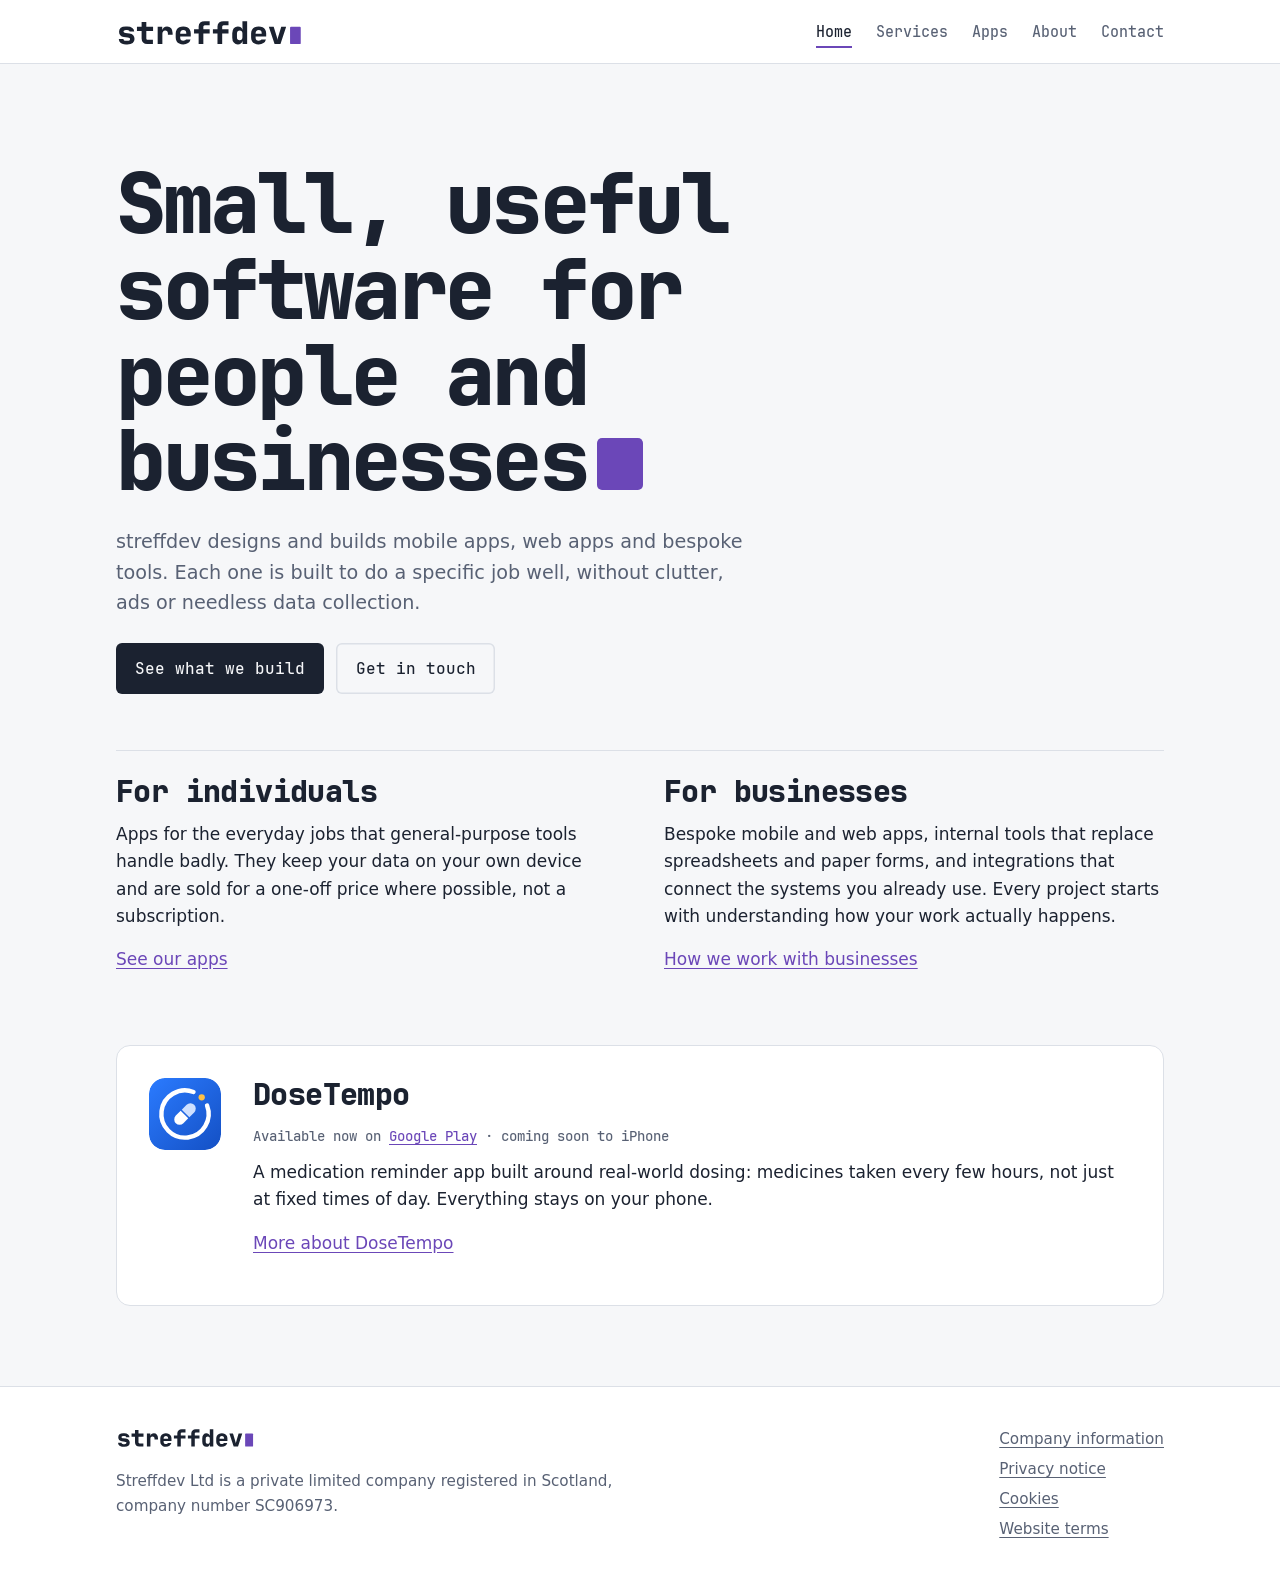
<file: site/index.html>
<!doctype html>
<html lang="en-GB">
<head>
<meta charset="utf-8">
<meta name="viewport" content="width=device-width, initial-scale=1">
<title>streffdev — apps for people and businesses</title>
<meta name="description" content="streffdev builds focused mobile and web apps for individuals and businesses. A small software company registered in Scotland.">
<link rel="canonical" href="https://streffdev.co.uk/">
<link rel="icon" href="brand/streffdev-icon.svg" type="image/svg+xml">
<link rel="icon" href="favicon-32.png" sizes="32x32" type="image/png">
<link rel="apple-touch-icon" href="apple-touch-icon.png">
<link rel="preload" href="assets/fonts/JetBrainsMono-ExtraBold.woff2" as="font" type="font/woff2" crossorigin>
<link rel="stylesheet" href="assets/style.css">
<script type="application/ld+json">{"@context":"https://schema.org","@type":"Organization","name":"Streffdev Ltd","alternateName":"streffdev","logo":"brand/streffdev-icon.svg"}</script>
</head>
<body>
<a class="skip" href="#main">Skip to content</a>
<header class="site-header">
  <div class="wrap">
    <a class="brand" href="index.html" aria-label="streffdev home">
      <img class="logo-light" src="brand/streffdev-logo.svg" alt="streffdev" width="160" height="28">
      <img class="logo-dark" src="brand/streffdev-logo-on-dark.svg" alt="" width="160" height="28">
    </a>
    <nav class="site-nav" aria-label="Main">
      <ul>
<li><a href="index.html" aria-current="page">Home</a></li>
<li><a href="services.html">Services</a></li>
<li><a href="apps.html">Apps</a></li>
<li><a href="about.html">About</a></li>
<li><a href="contact.html">Contact</a></li>
      </ul>
    </nav>
  </div>
</header>
<main id="main">
  <div class="wrap">

<section class="hero">
  <h1>Small, useful software for people and <span class="nowrap">businesses<span class="cursor" aria-hidden="true"></span></span></h1>
  <p class="lede">streffdev designs and builds mobile apps, web apps and bespoke tools. Each one is built to do a specific job well, without clutter, ads or needless data collection.</p>
  <div class="actions">
    <a class="button" href="services.html">See what we build</a>
    <a class="button quiet" href="contact.html">Get in touch</a>
  </div>
</section>

<div class="split">
  <section>
    <h2>For individuals</h2>
    <p>Apps for the everyday jobs that general-purpose tools handle badly. They keep your data on your own device and are sold for a one-off price where possible, not a subscription.</p>
    <p><a href="apps.html">See our apps</a></p>
  </section>
  <section>
    <h2>For businesses</h2>
    <p>Bespoke mobile and web apps, internal tools that replace spreadsheets and paper forms, and integrations that connect the systems you already use. Every project starts with understanding how your work actually happens.</p>
    <p><a href="services.html">How we work with businesses</a></p>
  </section>
</div>

<section class="app" aria-labelledby="dt">
  <img class="app-mark" src="assets/apps/dosetempo.svg" alt="" width="72" height="72">
  <div>
    <h2 id="dt">DoseTempo</h2>
    <p class="status">Available now on <a href="https://play.google.com/store/apps/details?id=com.streffdev.dosetempo">Google Play</a> · coming soon to iPhone</p>
    <p>A medication reminder app built around real-world dosing: medicines taken every few hours, not just at fixed times of day. Everything stays on your phone.</p>
    <p><a href="apps.html#dosetempo">More about DoseTempo</a></p>
  </div>
</section>

  </div>
</main>
<footer class="site-footer">
  <div class="wrap cols">
    <div>
      <img class="logo-light" src="brand/streffdev-logo.svg" alt="streffdev" width="120" height="21">
      <img class="logo-dark" src="brand/streffdev-logo-on-dark.svg" alt="" width="120" height="21">
      <p class="legal-line">Streffdev Ltd is a private limited company registered in Scotland,
      company number SC906973.</p>
    </div>
    <nav aria-label="Legal">
      <ul>
<li><a href="company.html">Company information</a></li>
<li><a href="privacy.html">Privacy notice</a></li>
<li><a href="cookies.html">Cookies</a></li>
<li><a href="terms.html">Website terms</a></li>
      </ul>
    </nav>
  </div>
</footer>
</body>
</html>
</file>
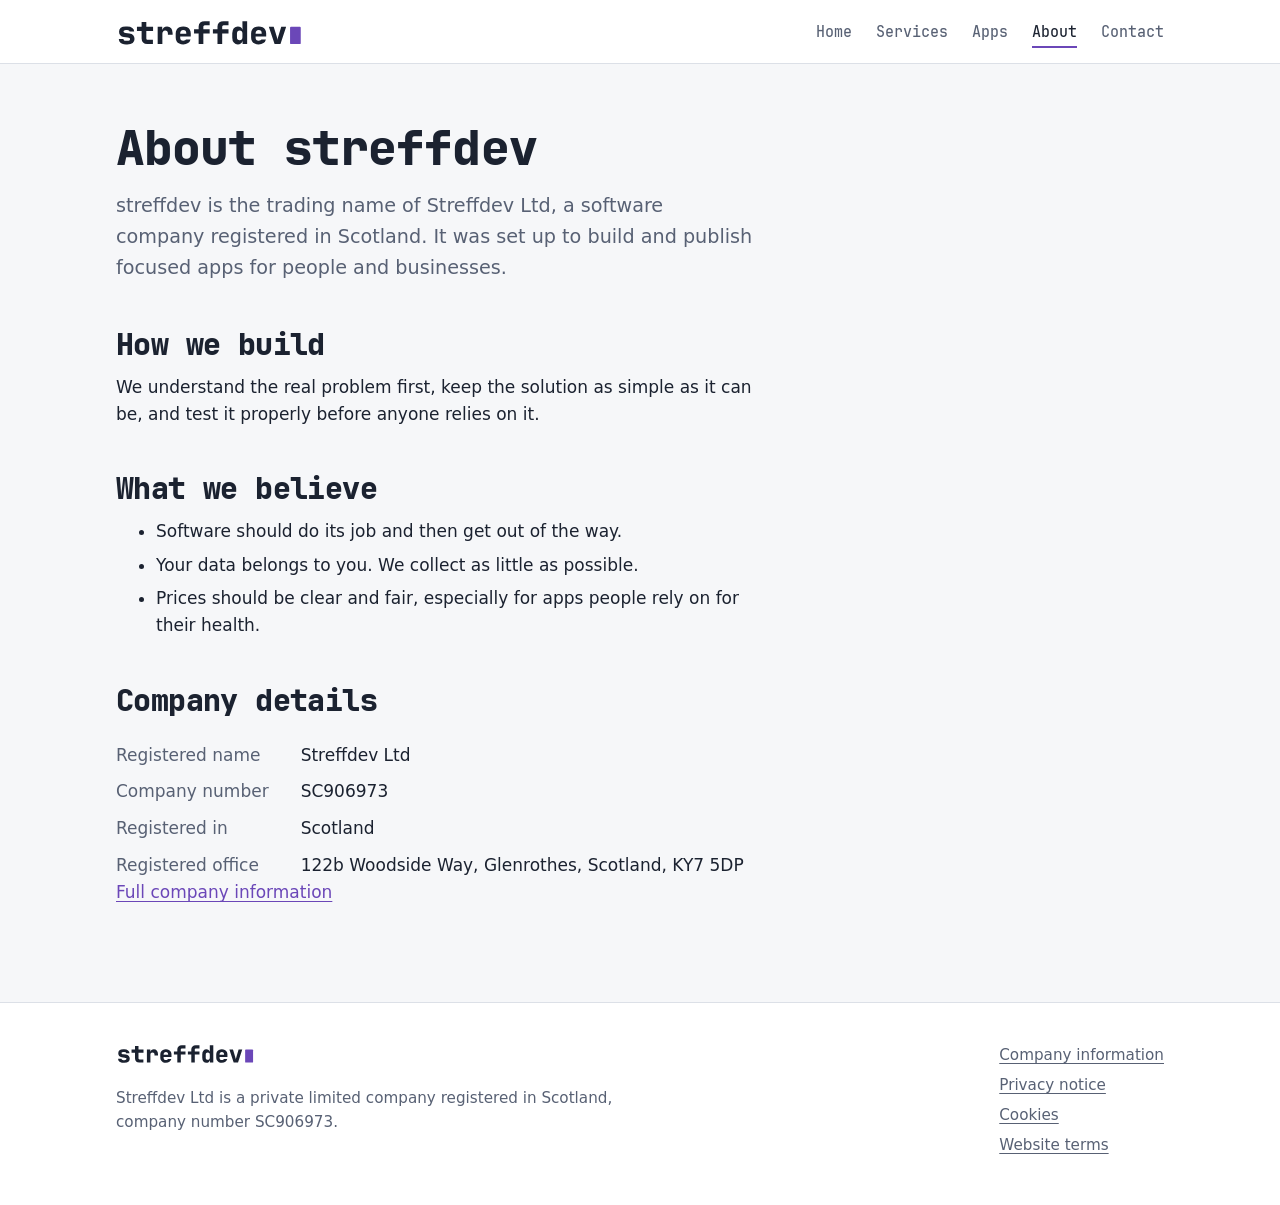
<file: site/about.html>
<!doctype html>
<html lang="en-GB">
<head>
<meta charset="utf-8">
<meta name="viewport" content="width=device-width, initial-scale=1">
<title>About | streffdev</title>
<meta name="description" content="About streffdev.">
<link rel="canonical" href="https://streffdev.co.uk/about.html">
<link rel="icon" href="brand/streffdev-icon.svg" type="image/svg+xml">
<link rel="icon" href="favicon-32.png" sizes="32x32" type="image/png">
<link rel="apple-touch-icon" href="apple-touch-icon.png">
<link rel="preload" href="assets/fonts/JetBrainsMono-ExtraBold.woff2" as="font" type="font/woff2" crossorigin>
<link rel="stylesheet" href="assets/style.css">
<script type="application/ld+json">{"@context":"https://schema.org","@type":"Organization","name":"Streffdev Ltd","alternateName":"streffdev","logo":"brand/streffdev-icon.svg"}</script>
</head>
<body>
<a class="skip" href="#main">Skip to content</a>
<header class="site-header">
  <div class="wrap">
    <a class="brand" href="index.html" aria-label="streffdev home">
      <img class="logo-light" src="brand/streffdev-logo.svg" alt="streffdev" width="160" height="28">
      <img class="logo-dark" src="brand/streffdev-logo-on-dark.svg" alt="" width="160" height="28">
    </a>
    <nav class="site-nav" aria-label="Main">
      <ul>
<li><a href="index.html">Home</a></li>
<li><a href="services.html">Services</a></li>
<li><a href="apps.html">Apps</a></li>
<li><a href="about.html" aria-current="page">About</a></li>
<li><a href="contact.html">Contact</a></li>
      </ul>
    </nav>
  </div>
</header>
<main id="main">
  <div class="wrap">

<h1>About streffdev</h1>
<div class="prose">
<p class="lede">streffdev is the trading name of Streffdev Ltd, a software company registered in Scotland. It was set up to build and publish focused apps for people and businesses.</p>

<h2>How we build</h2>
<p>We understand the real problem first, keep the solution as simple as it can be, and test it properly before anyone relies on it.</p>

<h2>What we believe</h2>
<ul>
  <li>Software should do its job and then get out of the way.</li>
  <li>Your data belongs to you. We collect as little as possible.</li>
  <li>Prices should be clear and fair, especially for apps people rely on for their health.</li>
</ul>

<h2>Company details</h2>
<dl class="facts">
  <dt>Registered name</dt><dd>Streffdev Ltd</dd>
  <dt>Company number</dt><dd>SC906973</dd>
  <dt>Registered in</dt><dd>Scotland</dd>
  <dt>Registered office</dt><dd>122b Woodside Way, Glenrothes, Scotland, KY7&nbsp;5DP</dd>
</dl>
<p><a href="company.html">Full company information</a></p>
</div>

  </div>
</main>
<footer class="site-footer">
  <div class="wrap cols">
    <div>
      <img class="logo-light" src="brand/streffdev-logo.svg" alt="streffdev" width="120" height="21">
      <img class="logo-dark" src="brand/streffdev-logo-on-dark.svg" alt="" width="120" height="21">
      <p class="legal-line">Streffdev Ltd is a private limited company registered in Scotland,
      company number SC906973.</p>
    </div>
    <nav aria-label="Legal">
      <ul>
<li><a href="company.html">Company information</a></li>
<li><a href="privacy.html">Privacy notice</a></li>
<li><a href="cookies.html">Cookies</a></li>
<li><a href="terms.html">Website terms</a></li>
      </ul>
    </nav>
  </div>
</footer>
</body>
</html>
</file>
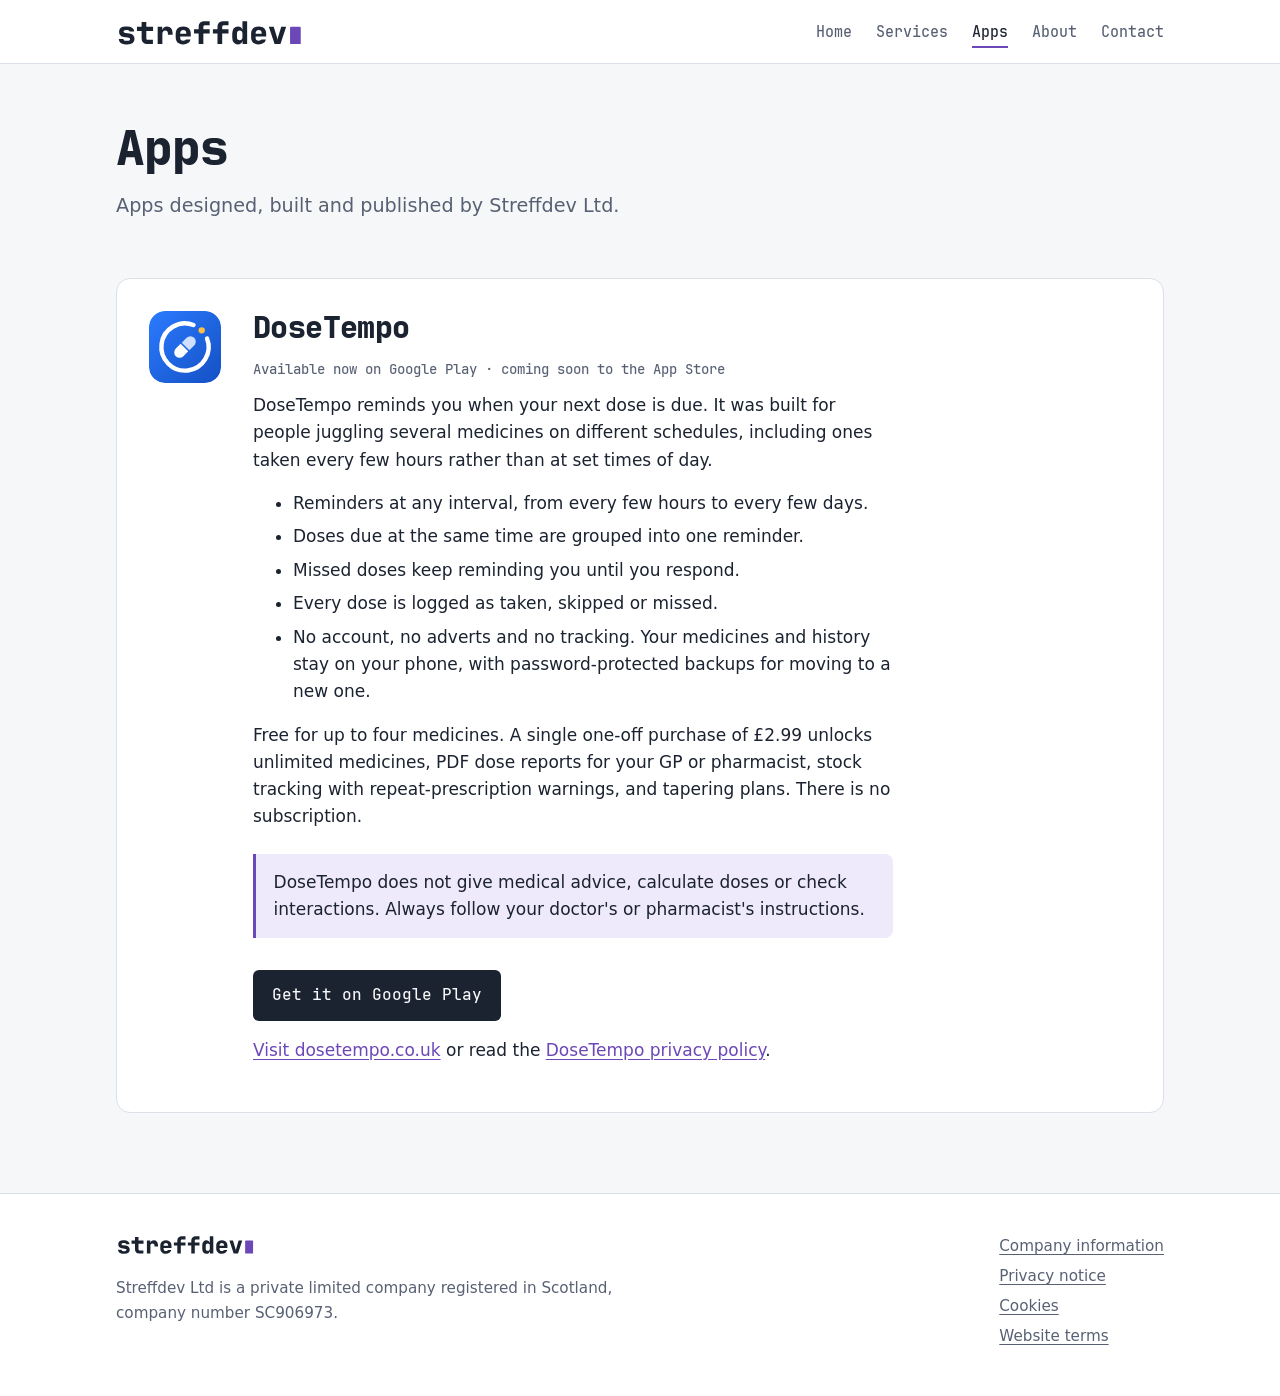
<file: site/apps.html>
<!doctype html>
<html lang="en-GB">
<head>
<meta charset="utf-8">
<meta name="viewport" content="width=device-width, initial-scale=1">
<title>Apps | streffdev</title>
<meta name="description" content="Apps published by streffdev, including DoseTempo, a medication reminder app for Android and iPhone.">
<link rel="canonical" href="https://streffdev.co.uk/apps.html">
<link rel="icon" href="brand/streffdev-icon.svg" type="image/svg+xml">
<link rel="icon" href="favicon-32.png" sizes="32x32" type="image/png">
<link rel="apple-touch-icon" href="apple-touch-icon.png">
<link rel="preload" href="assets/fonts/JetBrainsMono-ExtraBold.woff2" as="font" type="font/woff2" crossorigin>
<link rel="stylesheet" href="assets/style.css">
<script type="application/ld+json">{"@context":"https://schema.org","@type":"Organization","name":"Streffdev Ltd","alternateName":"streffdev","logo":"brand/streffdev-icon.svg"}</script>
</head>
<body>
<a class="skip" href="#main">Skip to content</a>
<header class="site-header">
  <div class="wrap">
    <a class="brand" href="index.html" aria-label="streffdev home">
      <img class="logo-light" src="brand/streffdev-logo.svg" alt="streffdev" width="160" height="28">
      <img class="logo-dark" src="brand/streffdev-logo-on-dark.svg" alt="" width="160" height="28">
    </a>
    <nav class="site-nav" aria-label="Main">
      <ul>
<li><a href="index.html">Home</a></li>
<li><a href="services.html">Services</a></li>
<li><a href="apps.html" aria-current="page">Apps</a></li>
<li><a href="about.html">About</a></li>
<li><a href="contact.html">Contact</a></li>
      </ul>
    </nav>
  </div>
</header>
<main id="main">
  <div class="wrap">

<h1>Apps</h1>
<p class="lede">Apps designed, built and published by Streffdev Ltd.</p>

<section class="app" id="dosetempo" aria-labelledby="dt">
  <img class="app-mark" src="assets/apps/dosetempo.svg" alt="" width="72" height="72">
  <div class="prose">
    <h2 id="dt">DoseTempo</h2>
    <p class="status">Available now on Google Play · coming soon to the App Store</p>
    <p>DoseTempo reminds you when your next dose is due. It was built for people juggling several medicines on different schedules, including ones taken every few hours rather than at set times of day.</p>
    <ul>
      <li>Reminders at any interval, from every few hours to every few days.</li>
      <li>Doses due at the same time are grouped into one reminder.</li>
      <li>Missed doses keep reminding you until you respond.</li>
      <li>Every dose is logged as taken, skipped or missed.</li>
      <li>No account, no adverts and no tracking. Your medicines and history stay on your phone, with password-protected backups for moving to a new one.</li>
    </ul>
    <p>Free for up to four medicines. A single one-off purchase of £2.99 unlocks unlimited medicines, PDF dose reports for your GP or pharmacist, stock tracking with repeat-prescription warnings, and tapering plans. There is no subscription.</p>
    <p class="note">DoseTempo does not give medical advice, calculate doses or check interactions. Always follow your doctor's or pharmacist's instructions.</p>
    <p class="actions"><a class="button" href="https://play.google.com/store/apps/details?id=com.streffdev.dosetempo">Get it on Google Play</a></p>
    <p><a href="https://www.dosetempo.co.uk/">Visit dosetempo.co.uk</a> or read the <a href="https://www.dosetempo.co.uk/privacy">DoseTempo privacy policy</a>.</p>
  </div>
</section>

  </div>
</main>
<footer class="site-footer">
  <div class="wrap cols">
    <div>
      <img class="logo-light" src="brand/streffdev-logo.svg" alt="streffdev" width="120" height="21">
      <img class="logo-dark" src="brand/streffdev-logo-on-dark.svg" alt="" width="120" height="21">
      <p class="legal-line">Streffdev Ltd is a private limited company registered in Scotland,
      company number SC906973.</p>
    </div>
    <nav aria-label="Legal">
      <ul>
<li><a href="company.html">Company information</a></li>
<li><a href="privacy.html">Privacy notice</a></li>
<li><a href="cookies.html">Cookies</a></li>
<li><a href="terms.html">Website terms</a></li>
      </ul>
    </nav>
  </div>
</footer>
</body>
</html>
</file>
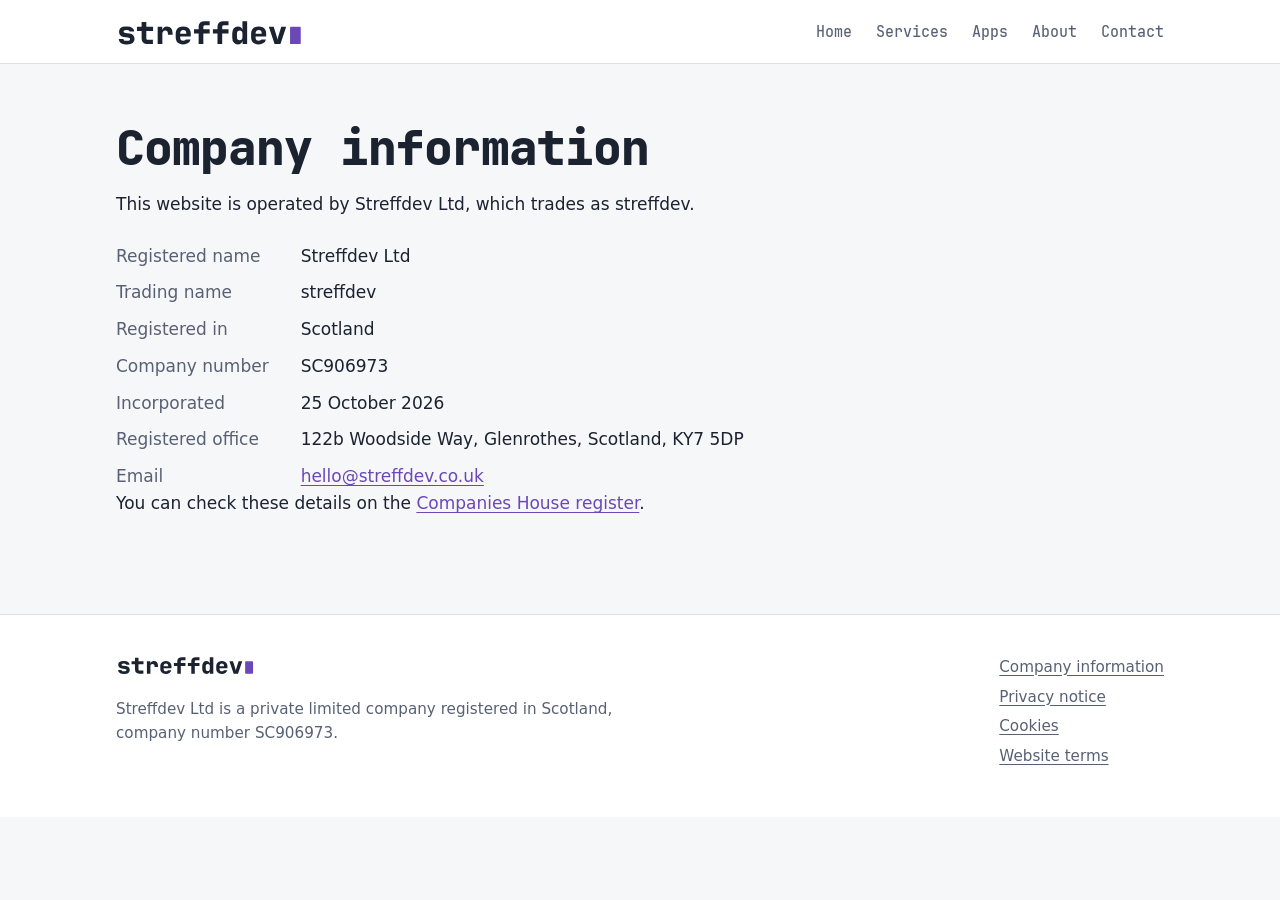
<file: site/company.html>
<!doctype html>
<html lang="en-GB">
<head>
<meta charset="utf-8">
<meta name="viewport" content="width=device-width, initial-scale=1">
<title>Company information | streffdev</title>
<meta name="description" content="Legal and company information for Streffdev Ltd.">
<link rel="canonical" href="https://streffdev.co.uk/company.html">
<link rel="icon" href="brand/streffdev-icon.svg" type="image/svg+xml">
<link rel="icon" href="favicon-32.png" sizes="32x32" type="image/png">
<link rel="apple-touch-icon" href="apple-touch-icon.png">
<link rel="preload" href="assets/fonts/JetBrainsMono-ExtraBold.woff2" as="font" type="font/woff2" crossorigin>
<link rel="stylesheet" href="assets/style.css">
<script type="application/ld+json">{"@context":"https://schema.org","@type":"Organization","name":"Streffdev Ltd","alternateName":"streffdev","logo":"brand/streffdev-icon.svg"}</script>
</head>
<body>
<a class="skip" href="#main">Skip to content</a>
<header class="site-header">
  <div class="wrap">
    <a class="brand" href="index.html" aria-label="streffdev home">
      <img class="logo-light" src="brand/streffdev-logo.svg" alt="streffdev" width="160" height="28">
      <img class="logo-dark" src="brand/streffdev-logo-on-dark.svg" alt="" width="160" height="28">
    </a>
    <nav class="site-nav" aria-label="Main">
      <ul>
<li><a href="index.html">Home</a></li>
<li><a href="services.html">Services</a></li>
<li><a href="apps.html">Apps</a></li>
<li><a href="about.html">About</a></li>
<li><a href="contact.html">Contact</a></li>
      </ul>
    </nav>
  </div>
</header>
<main id="main">
  <div class="wrap">

<h1>Company information</h1>
<div class="prose">
<p>This website is operated by Streffdev Ltd, which trades as streffdev.</p>
<dl class="facts">
  <dt>Registered name</dt><dd>Streffdev Ltd</dd>
  <dt>Trading name</dt><dd>streffdev</dd>
  <dt>Registered in</dt><dd>Scotland</dd>
  <dt>Company number</dt><dd>SC906973</dd>
  <dt>Incorporated</dt><dd>25 October 2026</dd>
  <dt>Registered office</dt><dd>122b Woodside Way, Glenrothes, Scotland, KY7&nbsp;5DP</dd>
  
  <dt>Email</dt><dd><a href="mailto:hello@streffdev.co.uk">hello@streffdev.co.uk</a></dd>
</dl>
<p>You can check these details on the <a href="https://find-and-update.company-information.service.gov.uk/company/SC906973">Companies House register</a>.</p>
</div>

  </div>
</main>
<footer class="site-footer">
  <div class="wrap cols">
    <div>
      <img class="logo-light" src="brand/streffdev-logo.svg" alt="streffdev" width="120" height="21">
      <img class="logo-dark" src="brand/streffdev-logo-on-dark.svg" alt="" width="120" height="21">
      <p class="legal-line">Streffdev Ltd is a private limited company registered in Scotland,
      company number SC906973.</p>
    </div>
    <nav aria-label="Legal">
      <ul>
<li><a href="company.html">Company information</a></li>
<li><a href="privacy.html">Privacy notice</a></li>
<li><a href="cookies.html">Cookies</a></li>
<li><a href="terms.html">Website terms</a></li>
      </ul>
    </nav>
  </div>
</footer>
</body>
</html>
</file>
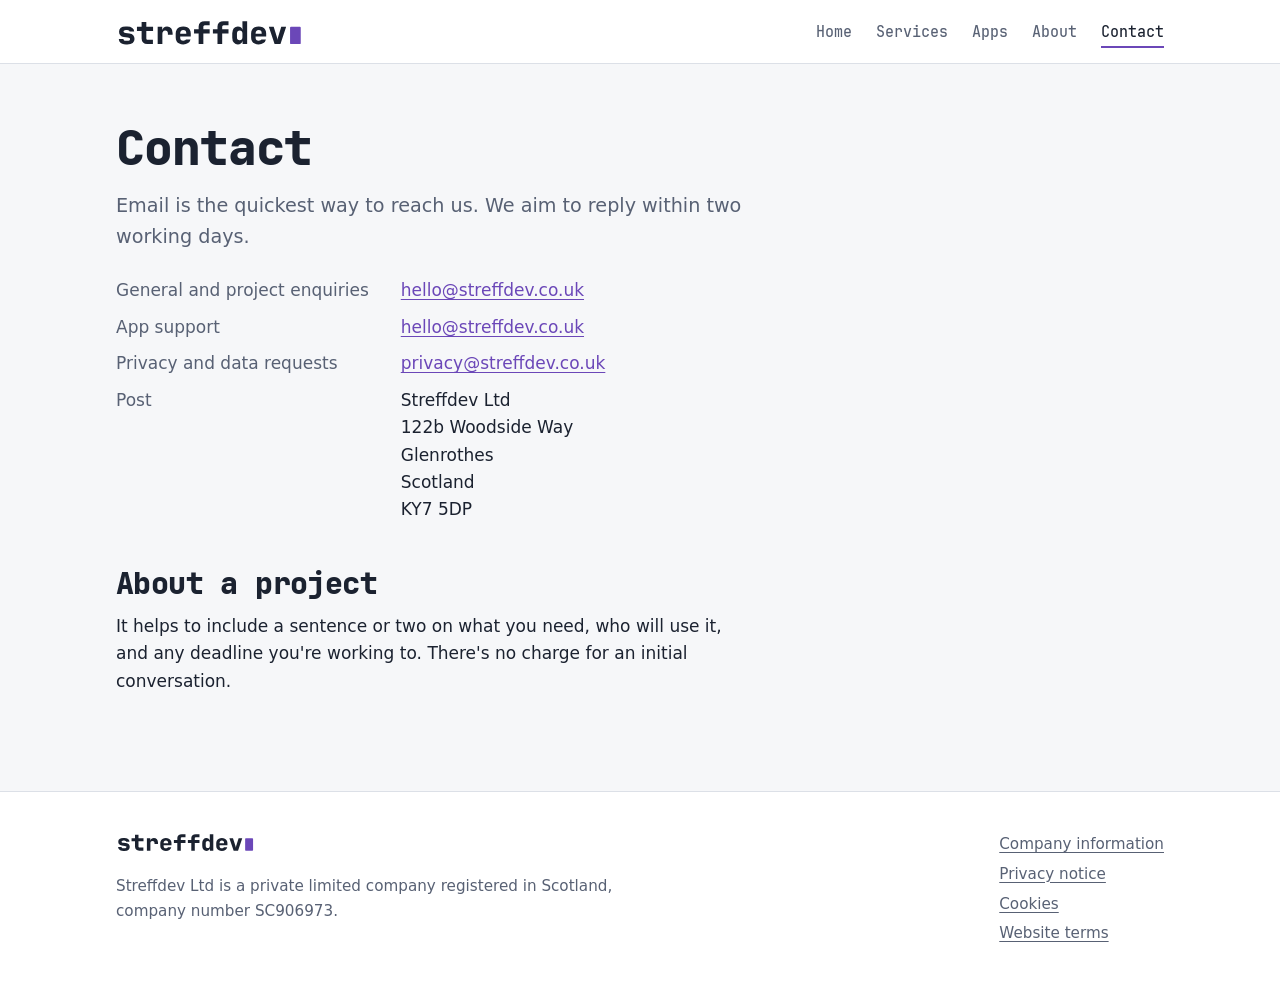
<file: site/contact.html>
<!doctype html>
<html lang="en-GB">
<head>
<meta charset="utf-8">
<meta name="viewport" content="width=device-width, initial-scale=1">
<title>Contact | streffdev</title>
<meta name="description" content="Contact streffdev about a project, an app or a privacy request.">
<link rel="canonical" href="https://streffdev.co.uk/contact.html">
<link rel="icon" href="brand/streffdev-icon.svg" type="image/svg+xml">
<link rel="icon" href="favicon-32.png" sizes="32x32" type="image/png">
<link rel="apple-touch-icon" href="apple-touch-icon.png">
<link rel="preload" href="assets/fonts/JetBrainsMono-ExtraBold.woff2" as="font" type="font/woff2" crossorigin>
<link rel="stylesheet" href="assets/style.css">
<script type="application/ld+json">{"@context":"https://schema.org","@type":"Organization","name":"Streffdev Ltd","alternateName":"streffdev","logo":"brand/streffdev-icon.svg"}</script>
</head>
<body>
<a class="skip" href="#main">Skip to content</a>
<header class="site-header">
  <div class="wrap">
    <a class="brand" href="index.html" aria-label="streffdev home">
      <img class="logo-light" src="brand/streffdev-logo.svg" alt="streffdev" width="160" height="28">
      <img class="logo-dark" src="brand/streffdev-logo-on-dark.svg" alt="" width="160" height="28">
    </a>
    <nav class="site-nav" aria-label="Main">
      <ul>
<li><a href="index.html">Home</a></li>
<li><a href="services.html">Services</a></li>
<li><a href="apps.html">Apps</a></li>
<li><a href="about.html">About</a></li>
<li><a href="contact.html" aria-current="page">Contact</a></li>
      </ul>
    </nav>
  </div>
</header>
<main id="main">
  <div class="wrap">

<h1>Contact</h1>
<div class="prose">
<p class="lede">Email is the quickest way to reach us. We aim to reply within two working days.</p>
<dl class="facts">
  <dt>General and project enquiries</dt><dd><a href="mailto:hello@streffdev.co.uk">hello@streffdev.co.uk</a></dd>
  <dt>App support</dt><dd><a href="mailto:hello@streffdev.co.uk">hello@streffdev.co.uk</a></dd>
  <dt>Privacy and data requests</dt><dd><a href="mailto:privacy@streffdev.co.uk">privacy@streffdev.co.uk</a></dd>
  <dt>Post</dt><dd>Streffdev Ltd<br>122b Woodside Way<br>Glenrothes<br>Scotland<br>KY7 5DP</dd>
</dl>
<h2>About a project</h2>
<p>It helps to include a sentence or two on what you need, who will use it, and any deadline you're working to. There's no charge for an initial conversation.</p>
</div>

  </div>
</main>
<footer class="site-footer">
  <div class="wrap cols">
    <div>
      <img class="logo-light" src="brand/streffdev-logo.svg" alt="streffdev" width="120" height="21">
      <img class="logo-dark" src="brand/streffdev-logo-on-dark.svg" alt="" width="120" height="21">
      <p class="legal-line">Streffdev Ltd is a private limited company registered in Scotland,
      company number SC906973.</p>
    </div>
    <nav aria-label="Legal">
      <ul>
<li><a href="company.html">Company information</a></li>
<li><a href="privacy.html">Privacy notice</a></li>
<li><a href="cookies.html">Cookies</a></li>
<li><a href="terms.html">Website terms</a></li>
      </ul>
    </nav>
  </div>
</footer>
</body>
</html>
</file>
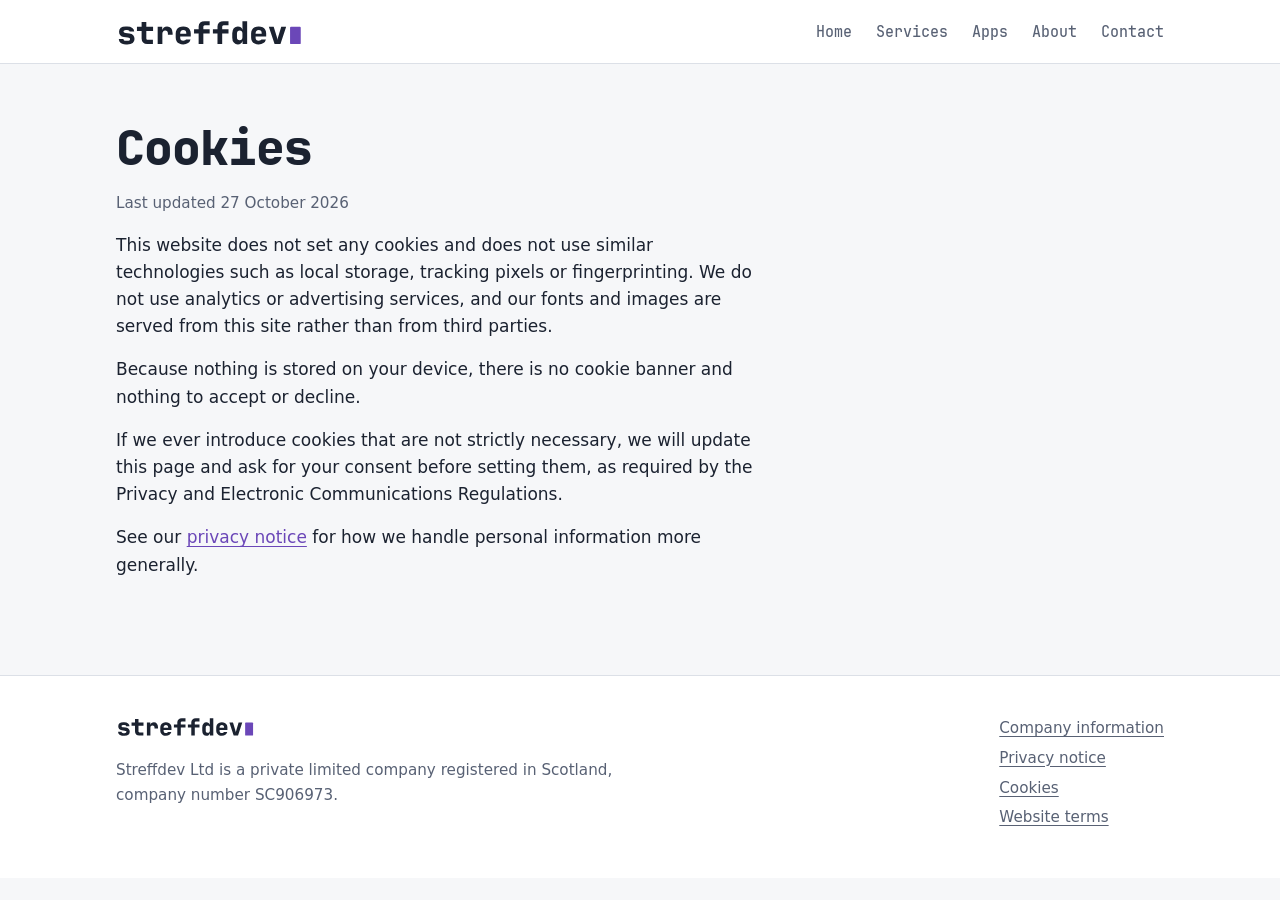
<file: site/cookies.html>
<!doctype html>
<html lang="en-GB">
<head>
<meta charset="utf-8">
<meta name="viewport" content="width=device-width, initial-scale=1">
<title>Cookies | streffdev</title>
<meta name="description" content="Cookie statement for the streffdev website.">
<link rel="canonical" href="https://streffdev.co.uk/cookies.html">
<link rel="icon" href="brand/streffdev-icon.svg" type="image/svg+xml">
<link rel="icon" href="favicon-32.png" sizes="32x32" type="image/png">
<link rel="apple-touch-icon" href="apple-touch-icon.png">
<link rel="preload" href="assets/fonts/JetBrainsMono-ExtraBold.woff2" as="font" type="font/woff2" crossorigin>
<link rel="stylesheet" href="assets/style.css">
<script type="application/ld+json">{"@context":"https://schema.org","@type":"Organization","name":"Streffdev Ltd","alternateName":"streffdev","logo":"brand/streffdev-icon.svg"}</script>
</head>
<body>
<a class="skip" href="#main">Skip to content</a>
<header class="site-header">
  <div class="wrap">
    <a class="brand" href="index.html" aria-label="streffdev home">
      <img class="logo-light" src="brand/streffdev-logo.svg" alt="streffdev" width="160" height="28">
      <img class="logo-dark" src="brand/streffdev-logo-on-dark.svg" alt="" width="160" height="28">
    </a>
    <nav class="site-nav" aria-label="Main">
      <ul>
<li><a href="index.html">Home</a></li>
<li><a href="services.html">Services</a></li>
<li><a href="apps.html">Apps</a></li>
<li><a href="about.html">About</a></li>
<li><a href="contact.html">Contact</a></li>
      </ul>
    </nav>
  </div>
</header>
<main id="main">
  <div class="wrap">

<h1>Cookies</h1>
<div class="prose">
<p class="updated">Last updated 27 October 2026</p>
<p>This website does not set any cookies and does not use similar technologies such as local storage, tracking pixels or fingerprinting. We do not use analytics or advertising services, and our fonts and images are served from this site rather than from third parties.</p>
<p>Because nothing is stored on your device, there is no cookie banner and nothing to accept or decline.</p>
<p>If we ever introduce cookies that are not strictly necessary, we will update this page and ask for your consent before setting them, as required by the Privacy and Electronic Communications Regulations.</p>
<p>See our <a href="privacy.html">privacy notice</a> for how we handle personal information more generally.</p>
</div>

  </div>
</main>
<footer class="site-footer">
  <div class="wrap cols">
    <div>
      <img class="logo-light" src="brand/streffdev-logo.svg" alt="streffdev" width="120" height="21">
      <img class="logo-dark" src="brand/streffdev-logo-on-dark.svg" alt="" width="120" height="21">
      <p class="legal-line">Streffdev Ltd is a private limited company registered in Scotland,
      company number SC906973.</p>
    </div>
    <nav aria-label="Legal">
      <ul>
<li><a href="company.html">Company information</a></li>
<li><a href="privacy.html">Privacy notice</a></li>
<li><a href="cookies.html">Cookies</a></li>
<li><a href="terms.html">Website terms</a></li>
      </ul>
    </nav>
  </div>
</footer>
</body>
</html>
</file>
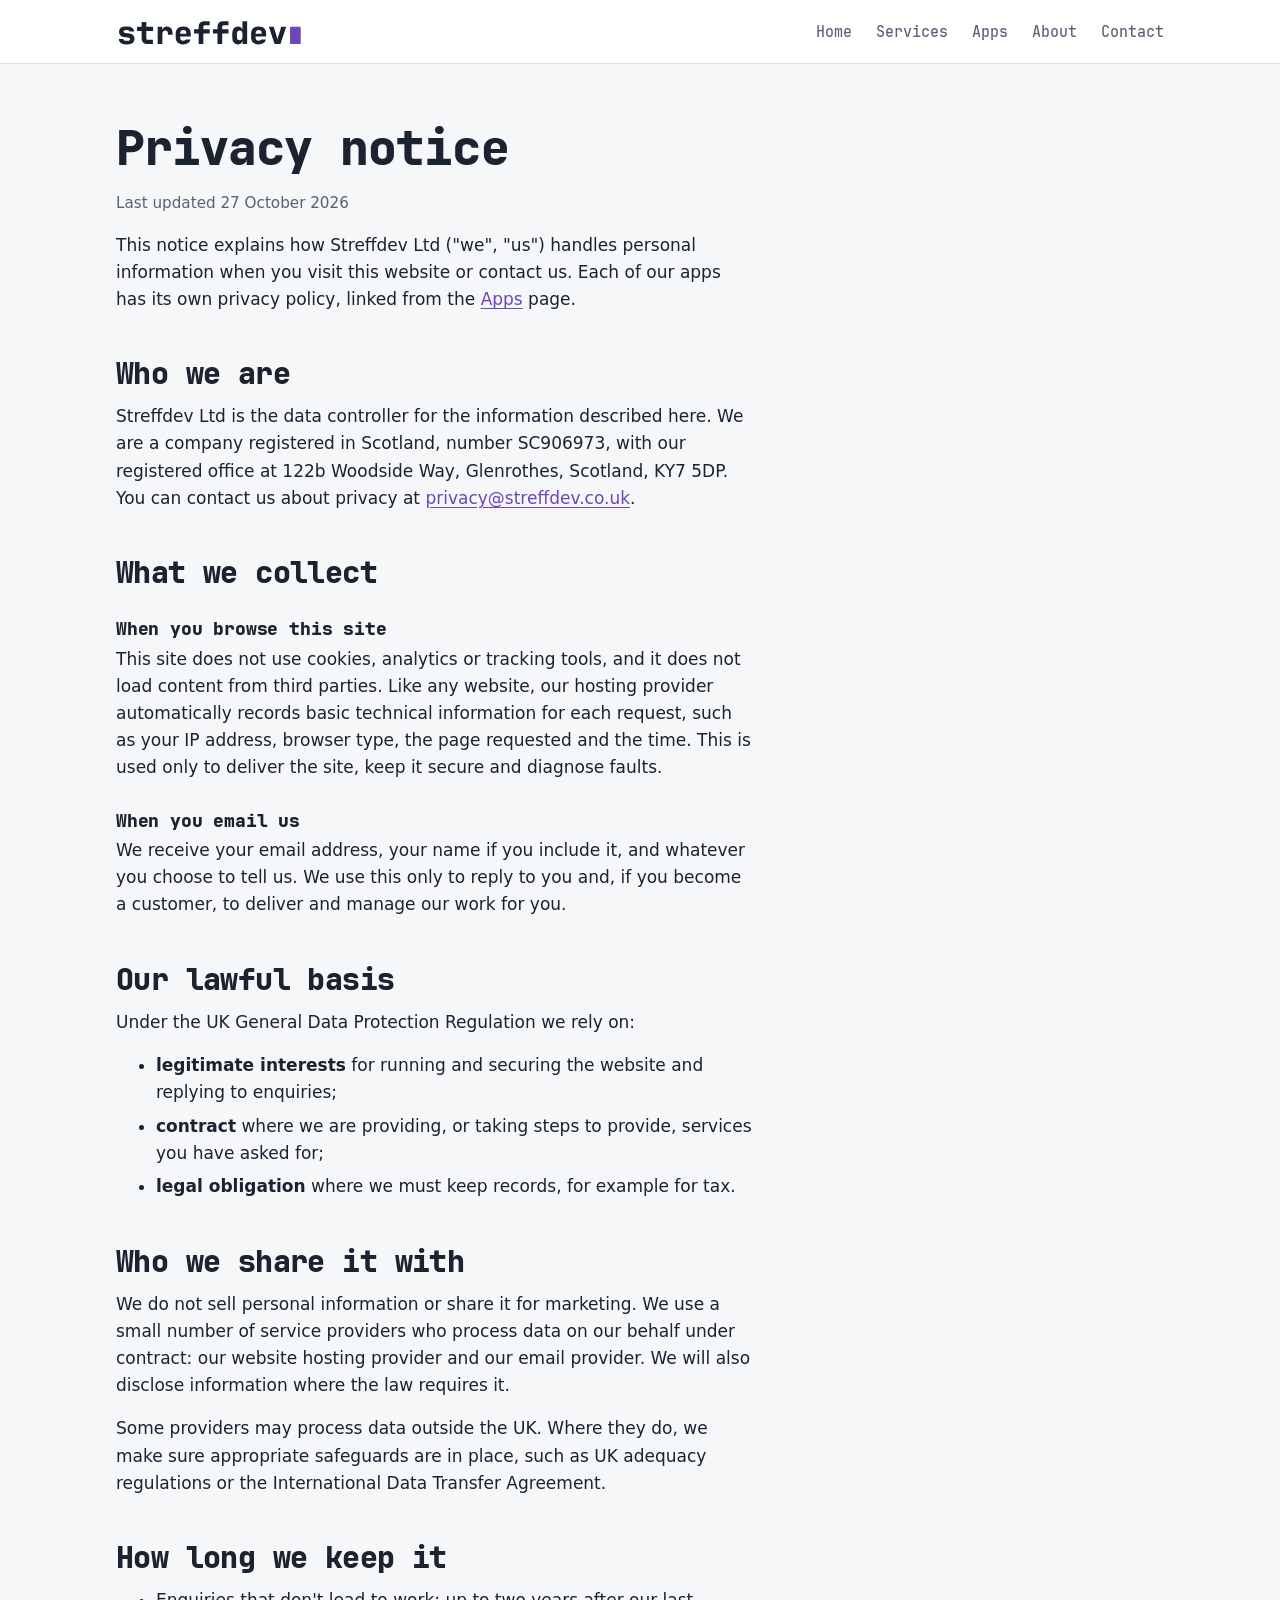
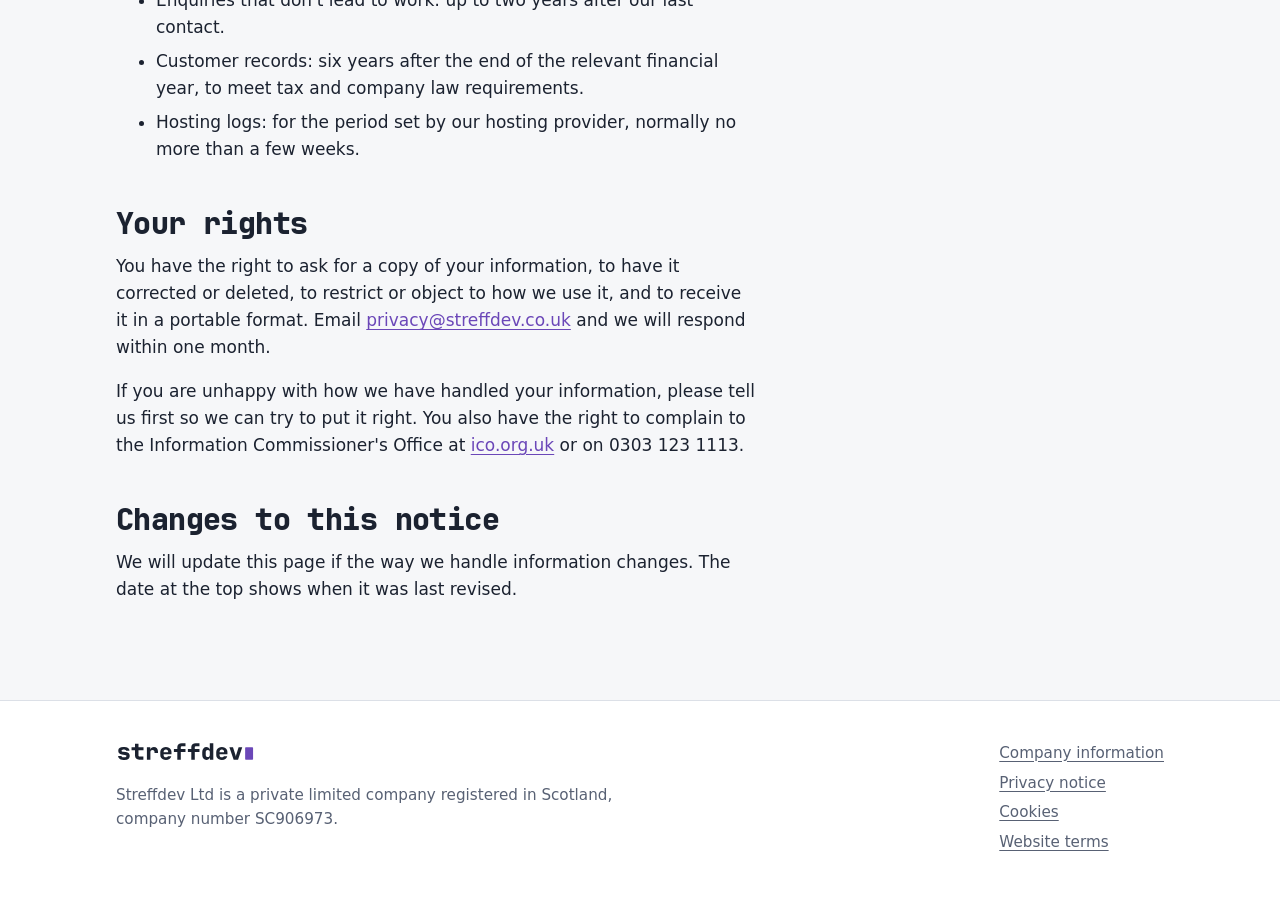
<file: site/privacy.html>
<!doctype html>
<html lang="en-GB">
<head>
<meta charset="utf-8">
<meta name="viewport" content="width=device-width, initial-scale=1">
<title>Privacy notice | streffdev</title>
<meta name="description" content="How Streffdev Ltd handles personal information through this website.">
<link rel="canonical" href="https://streffdev.co.uk/privacy.html">
<link rel="icon" href="brand/streffdev-icon.svg" type="image/svg+xml">
<link rel="icon" href="favicon-32.png" sizes="32x32" type="image/png">
<link rel="apple-touch-icon" href="apple-touch-icon.png">
<link rel="preload" href="assets/fonts/JetBrainsMono-ExtraBold.woff2" as="font" type="font/woff2" crossorigin>
<link rel="stylesheet" href="assets/style.css">
<script type="application/ld+json">{"@context":"https://schema.org","@type":"Organization","name":"Streffdev Ltd","alternateName":"streffdev","logo":"brand/streffdev-icon.svg"}</script>
</head>
<body>
<a class="skip" href="#main">Skip to content</a>
<header class="site-header">
  <div class="wrap">
    <a class="brand" href="index.html" aria-label="streffdev home">
      <img class="logo-light" src="brand/streffdev-logo.svg" alt="streffdev" width="160" height="28">
      <img class="logo-dark" src="brand/streffdev-logo-on-dark.svg" alt="" width="160" height="28">
    </a>
    <nav class="site-nav" aria-label="Main">
      <ul>
<li><a href="index.html">Home</a></li>
<li><a href="services.html">Services</a></li>
<li><a href="apps.html">Apps</a></li>
<li><a href="about.html">About</a></li>
<li><a href="contact.html">Contact</a></li>
      </ul>
    </nav>
  </div>
</header>
<main id="main">
  <div class="wrap">

<h1>Privacy notice</h1>
<div class="prose">
<p class="updated">Last updated 27 October 2026</p>
<p>This notice explains how Streffdev Ltd ("we", "us") handles personal information when you visit this website or contact us. Each of our apps has its own privacy policy, linked from the <a href="apps.html">Apps</a> page.</p>

<h2>Who we are</h2>
<p>Streffdev Ltd is the data controller for the information described here. We are a company registered in Scotland, number SC906973, with our registered office at 122b Woodside Way, Glenrothes, Scotland, KY7&nbsp;5DP. You can contact us about privacy at <a href="mailto:privacy@streffdev.co.uk">privacy@streffdev.co.uk</a>.</p>

<h2>What we collect</h2>
<h3>When you browse this site</h3>
<p>This site does not use cookies, analytics or tracking tools, and it does not load content from third parties. Like any website, our hosting provider automatically records basic technical information for each request, such as your IP address, browser type, the page requested and the time. This is used only to deliver the site, keep it secure and diagnose faults.</p>
<h3>When you email us</h3>
<p>We receive your email address, your name if you include it, and whatever you choose to tell us. We use this only to reply to you and, if you become a customer, to deliver and manage our work for you.</p>

<h2>Our lawful basis</h2>
<p>Under the UK General Data Protection Regulation we rely on:</p>
<ul>
  <li><strong>legitimate interests</strong> for running and securing the website and replying to enquiries;</li>
  <li><strong>contract</strong> where we are providing, or taking steps to provide, services you have asked for;</li>
  <li><strong>legal obligation</strong> where we must keep records, for example for tax.</li>
</ul>

<h2>Who we share it with</h2>
<p>We do not sell personal information or share it for marketing. We use a small number of service providers who process data on our behalf under contract: our website hosting provider and our email provider. We will also disclose information where the law requires it.</p>
<p>Some providers may process data outside the UK. Where they do, we make sure appropriate safeguards are in place, such as UK adequacy regulations or the International Data Transfer Agreement.</p>

<h2>How long we keep it</h2>
<ul>
  <li>Enquiries that don't lead to work: up to two years after our last contact.</li>
  <li>Customer records: six years after the end of the relevant financial year, to meet tax and company law requirements.</li>
  <li>Hosting logs: for the period set by our hosting provider, normally no more than a few weeks.</li>
</ul>

<h2>Your rights</h2>
<p>You have the right to ask for a copy of your information, to have it corrected or deleted, to restrict or object to how we use it, and to receive it in a portable format. Email <a href="mailto:privacy@streffdev.co.uk">privacy@streffdev.co.uk</a> and we will respond within one month.</p>
<p>If you are unhappy with how we have handled your information, please tell us first so we can try to put it right. You also have the right to complain to the Information Commissioner's Office at <a href="https://ico.org.uk/make-a-complaint/">ico.org.uk</a> or on 0303 123 1113.</p>

<h2>Changes to this notice</h2>
<p>We will update this page if the way we handle information changes. The date at the top shows when it was last revised.</p>
</div>

  </div>
</main>
<footer class="site-footer">
  <div class="wrap cols">
    <div>
      <img class="logo-light" src="brand/streffdev-logo.svg" alt="streffdev" width="120" height="21">
      <img class="logo-dark" src="brand/streffdev-logo-on-dark.svg" alt="" width="120" height="21">
      <p class="legal-line">Streffdev Ltd is a private limited company registered in Scotland,
      company number SC906973.</p>
    </div>
    <nav aria-label="Legal">
      <ul>
<li><a href="company.html">Company information</a></li>
<li><a href="privacy.html">Privacy notice</a></li>
<li><a href="cookies.html">Cookies</a></li>
<li><a href="terms.html">Website terms</a></li>
      </ul>
    </nav>
  </div>
</footer>
</body>
</html>
</file>
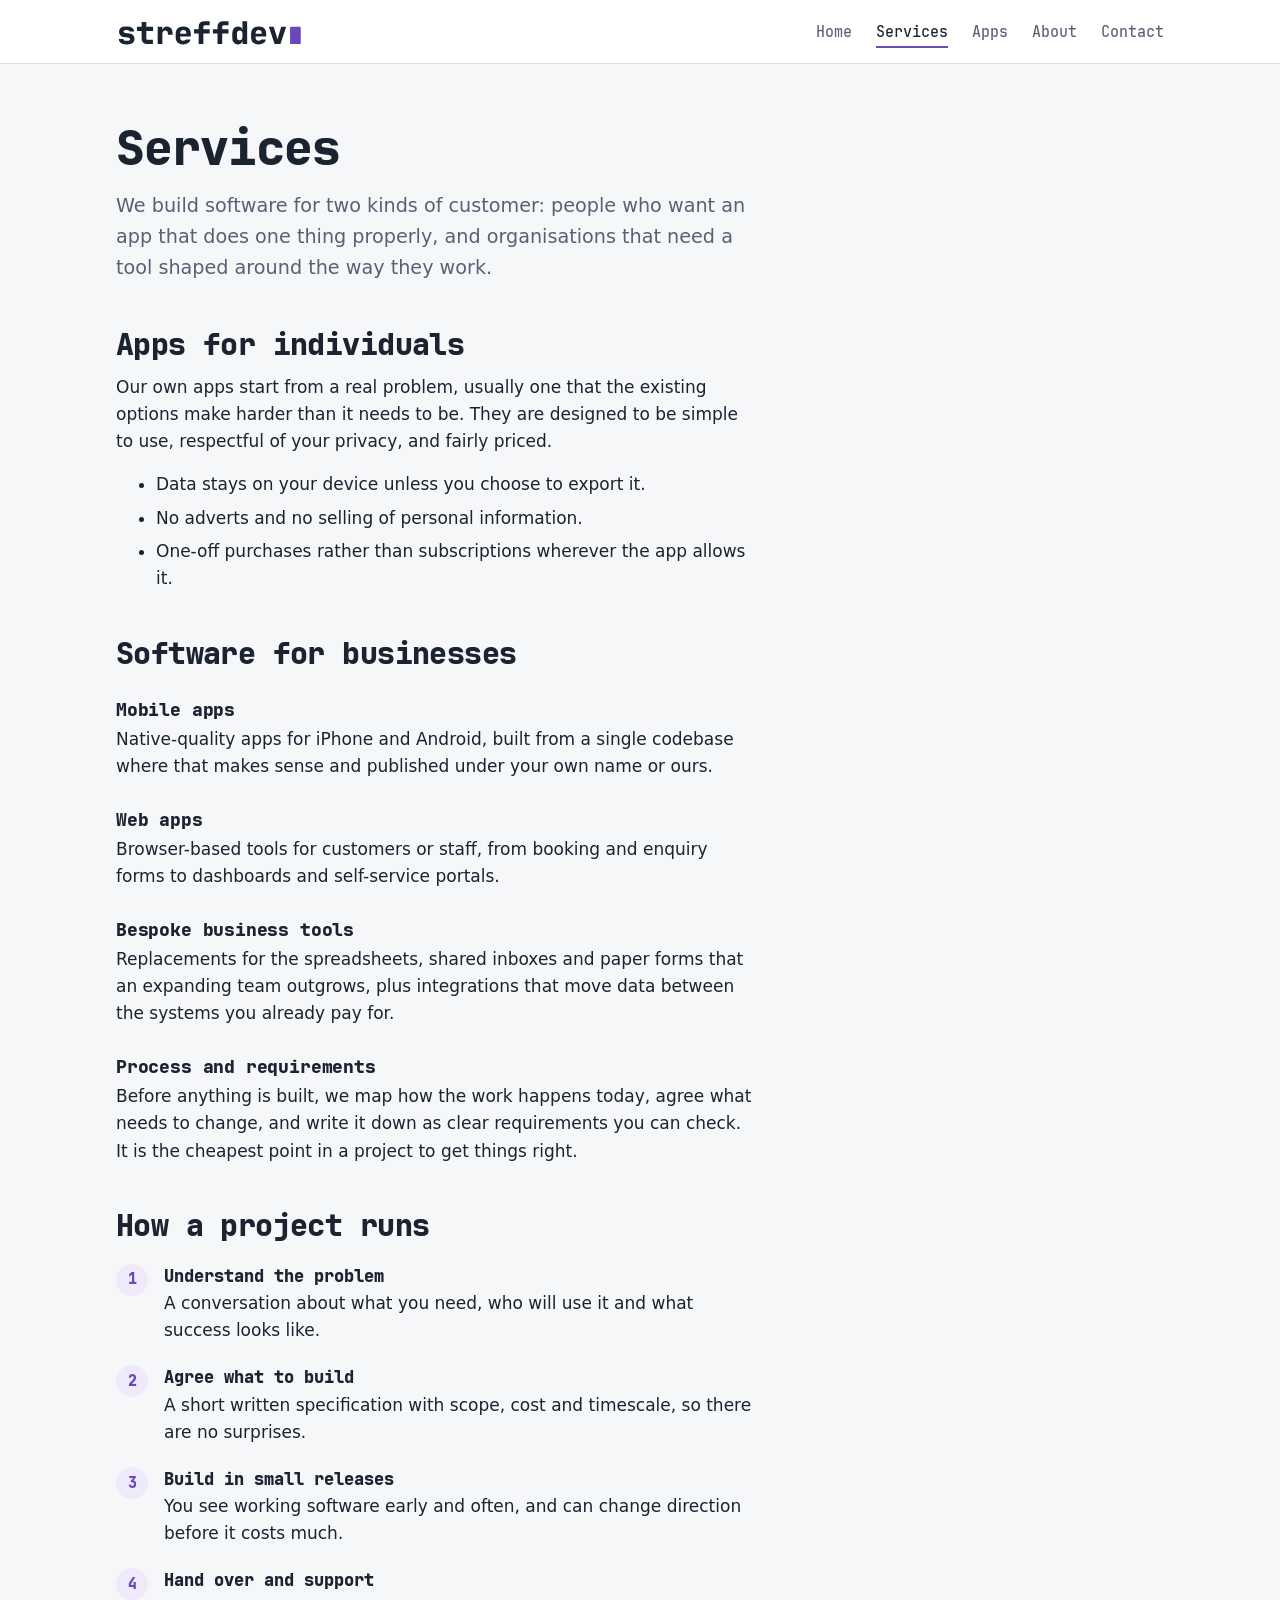
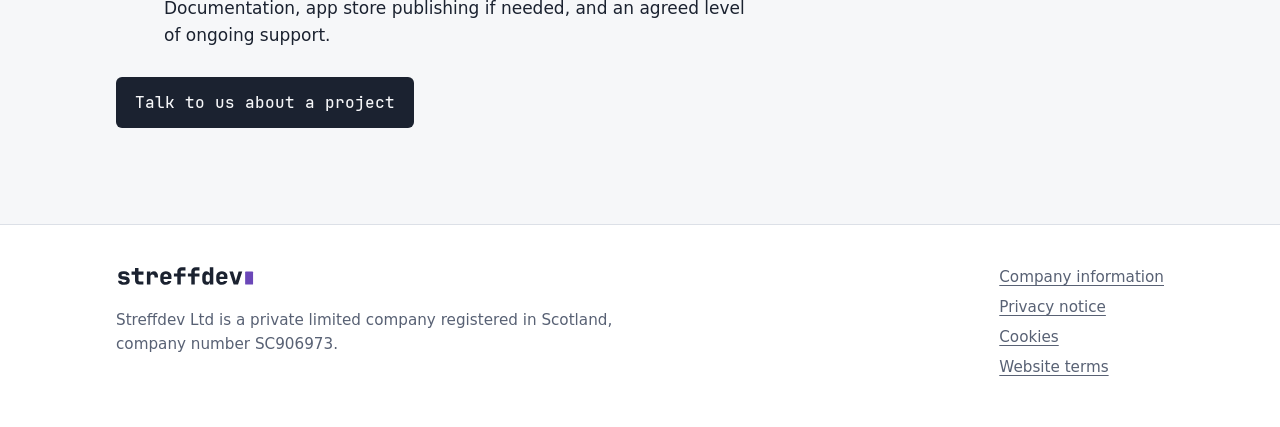
<file: site/services.html>
<!doctype html>
<html lang="en-GB">
<head>
<meta charset="utf-8">
<meta name="viewport" content="width=device-width, initial-scale=1">
<title>Services | streffdev</title>
<meta name="description" content="Mobile apps, web apps, bespoke business tools and requirements work from streffdev.">
<link rel="canonical" href="https://streffdev.co.uk/services.html">
<link rel="icon" href="brand/streffdev-icon.svg" type="image/svg+xml">
<link rel="icon" href="favicon-32.png" sizes="32x32" type="image/png">
<link rel="apple-touch-icon" href="apple-touch-icon.png">
<link rel="preload" href="assets/fonts/JetBrainsMono-ExtraBold.woff2" as="font" type="font/woff2" crossorigin>
<link rel="stylesheet" href="assets/style.css">
<script type="application/ld+json">{"@context":"https://schema.org","@type":"Organization","name":"Streffdev Ltd","alternateName":"streffdev","logo":"brand/streffdev-icon.svg"}</script>
</head>
<body>
<a class="skip" href="#main">Skip to content</a>
<header class="site-header">
  <div class="wrap">
    <a class="brand" href="index.html" aria-label="streffdev home">
      <img class="logo-light" src="brand/streffdev-logo.svg" alt="streffdev" width="160" height="28">
      <img class="logo-dark" src="brand/streffdev-logo-on-dark.svg" alt="" width="160" height="28">
    </a>
    <nav class="site-nav" aria-label="Main">
      <ul>
<li><a href="index.html">Home</a></li>
<li><a href="services.html" aria-current="page">Services</a></li>
<li><a href="apps.html">Apps</a></li>
<li><a href="about.html">About</a></li>
<li><a href="contact.html">Contact</a></li>
      </ul>
    </nav>
  </div>
</header>
<main id="main">
  <div class="wrap">

<h1>Services</h1>
<p class="lede">We build software for two kinds of customer: people who want an app that does one thing properly, and organisations that need a tool shaped around the way they work.</p>

<div class="prose">
<h2>Apps for individuals</h2>
<p>Our own apps start from a real problem, usually one that the existing options make harder than it needs to be. They are designed to be simple to use, respectful of your privacy, and fairly priced.</p>
<ul>
  <li>Data stays on your device unless you choose to export it.</li>
  <li>No adverts and no selling of personal information.</li>
  <li>One-off purchases rather than subscriptions wherever the app allows it.</li>
</ul>

<h2>Software for businesses</h2>
<h3>Mobile apps</h3>
<p>Native-quality apps for iPhone and Android, built from a single codebase where that makes sense and published under your own name or ours.</p>
<h3>Web apps</h3>
<p>Browser-based tools for customers or staff, from booking and enquiry forms to dashboards and self-service portals.</p>
<h3>Bespoke business tools</h3>
<p>Replacements for the spreadsheets, shared inboxes and paper forms that an expanding team outgrows, plus integrations that move data between the systems you already pay for.</p>
<h3>Process and requirements</h3>
<p>Before anything is built, we map how the work happens today, agree what needs to change, and write it down as clear requirements you can check. It is the cheapest point in a project to get things right.</p>

<h2>How a project runs</h2>
</div>
<ol class="steps">
  <li><strong>Understand the problem</strong>A conversation about what you need, who will use it and what success looks like.</li>
  <li><strong>Agree what to build</strong>A short written specification with scope, cost and timescale, so there are no surprises.</li>
  <li><strong>Build in small releases</strong>You see working software early and often, and can change direction before it costs much.</li>
  <li><strong>Hand over and support</strong>Documentation, app store publishing if needed, and an agreed level of ongoing support.</li>
</ol>
<p><a class="button" href="contact.html">Talk to us about a project</a></p>

  </div>
</main>
<footer class="site-footer">
  <div class="wrap cols">
    <div>
      <img class="logo-light" src="brand/streffdev-logo.svg" alt="streffdev" width="120" height="21">
      <img class="logo-dark" src="brand/streffdev-logo-on-dark.svg" alt="" width="120" height="21">
      <p class="legal-line">Streffdev Ltd is a private limited company registered in Scotland,
      company number SC906973.</p>
    </div>
    <nav aria-label="Legal">
      <ul>
<li><a href="company.html">Company information</a></li>
<li><a href="privacy.html">Privacy notice</a></li>
<li><a href="cookies.html">Cookies</a></li>
<li><a href="terms.html">Website terms</a></li>
      </ul>
    </nav>
  </div>
</footer>
</body>
</html>
</file>
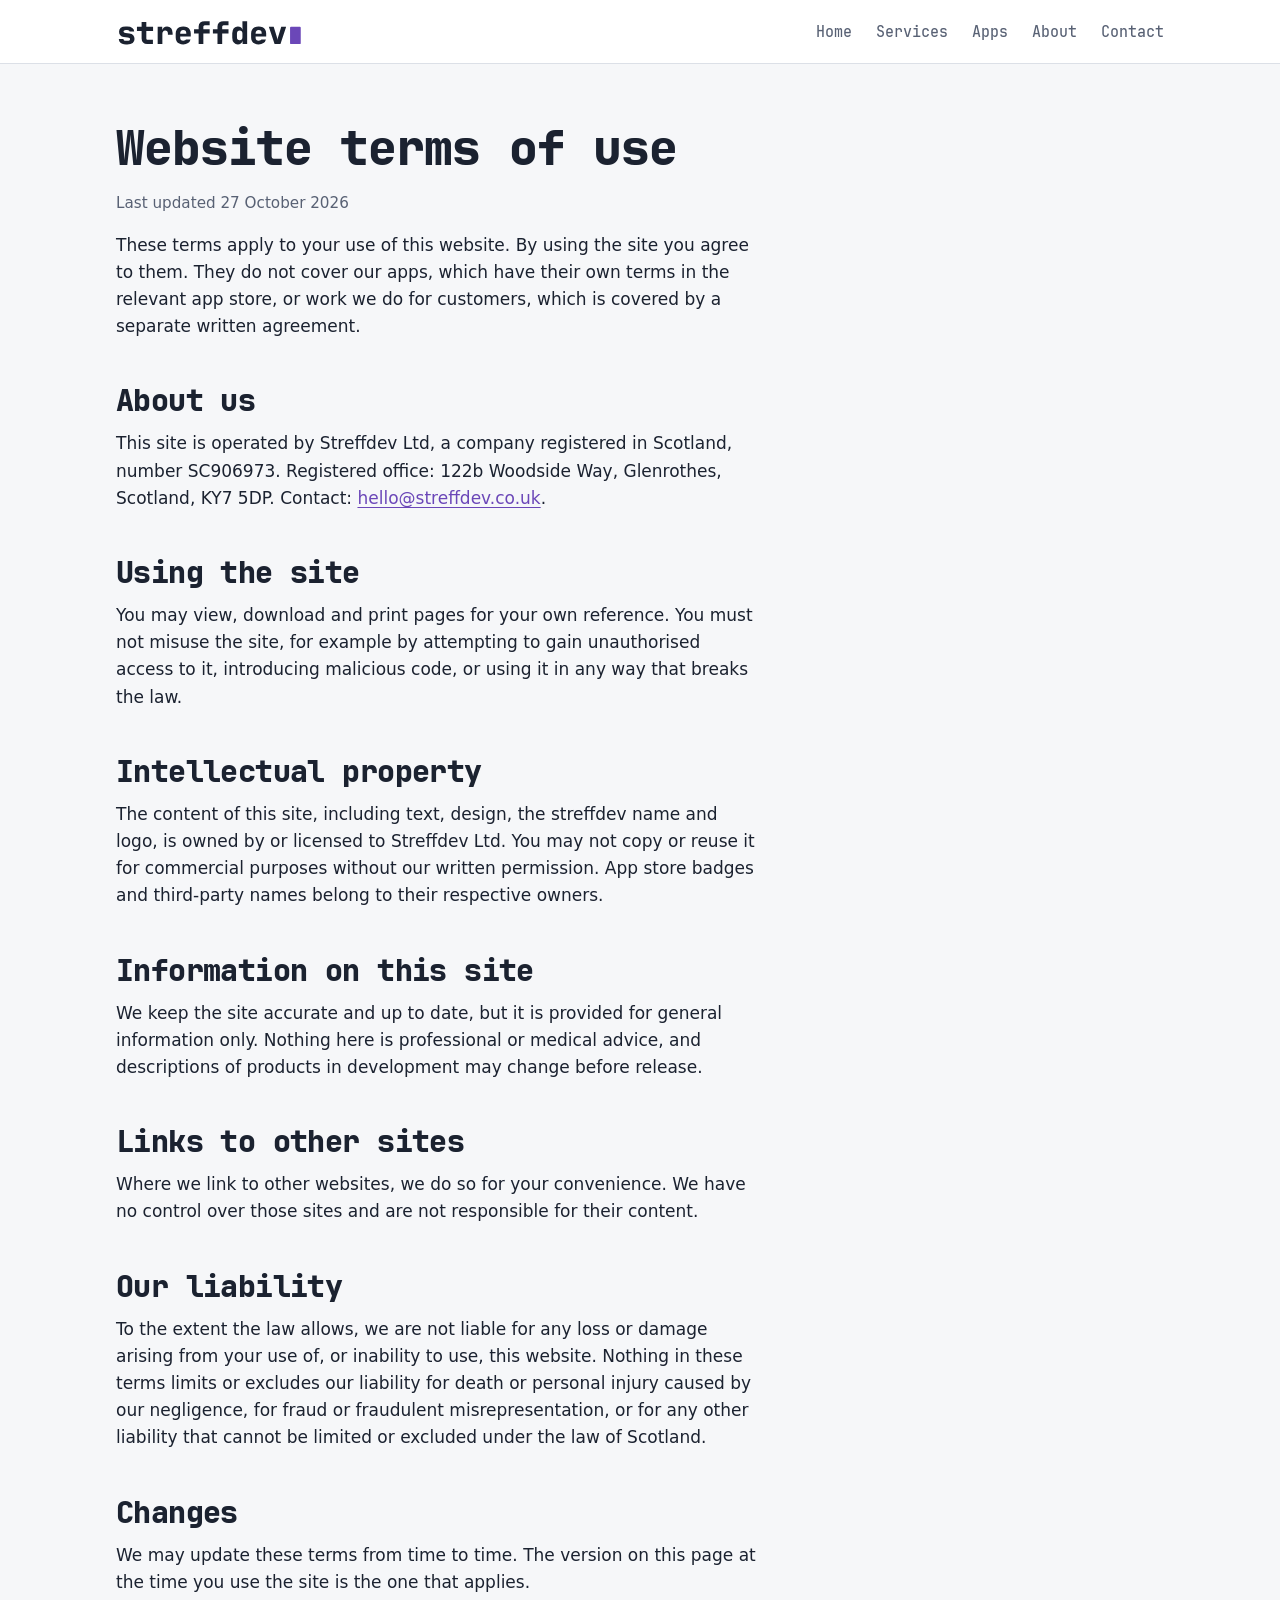
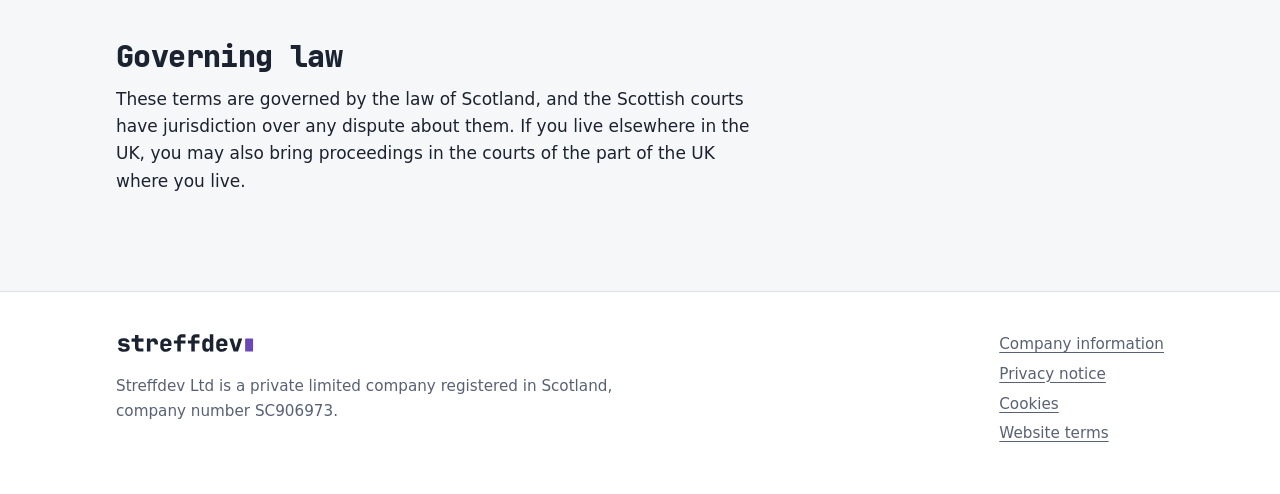
<file: site/terms.html>
<!doctype html>
<html lang="en-GB">
<head>
<meta charset="utf-8">
<meta name="viewport" content="width=device-width, initial-scale=1">
<title>Website terms | streffdev</title>
<meta name="description" content="Terms of use for the streffdev website.">
<link rel="canonical" href="https://streffdev.co.uk/terms.html">
<link rel="icon" href="brand/streffdev-icon.svg" type="image/svg+xml">
<link rel="icon" href="favicon-32.png" sizes="32x32" type="image/png">
<link rel="apple-touch-icon" href="apple-touch-icon.png">
<link rel="preload" href="assets/fonts/JetBrainsMono-ExtraBold.woff2" as="font" type="font/woff2" crossorigin>
<link rel="stylesheet" href="assets/style.css">
<script type="application/ld+json">{"@context":"https://schema.org","@type":"Organization","name":"Streffdev Ltd","alternateName":"streffdev","logo":"brand/streffdev-icon.svg"}</script>
</head>
<body>
<a class="skip" href="#main">Skip to content</a>
<header class="site-header">
  <div class="wrap">
    <a class="brand" href="index.html" aria-label="streffdev home">
      <img class="logo-light" src="brand/streffdev-logo.svg" alt="streffdev" width="160" height="28">
      <img class="logo-dark" src="brand/streffdev-logo-on-dark.svg" alt="" width="160" height="28">
    </a>
    <nav class="site-nav" aria-label="Main">
      <ul>
<li><a href="index.html">Home</a></li>
<li><a href="services.html">Services</a></li>
<li><a href="apps.html">Apps</a></li>
<li><a href="about.html">About</a></li>
<li><a href="contact.html">Contact</a></li>
      </ul>
    </nav>
  </div>
</header>
<main id="main">
  <div class="wrap">

<h1>Website terms of use</h1>
<div class="prose">
<p class="updated">Last updated 27 October 2026</p>
<p>These terms apply to your use of this website. By using the site you agree to them. They do not cover our apps, which have their own terms in the relevant app store, or work we do for customers, which is covered by a separate written agreement.</p>

<h2>About us</h2>
<p>This site is operated by Streffdev Ltd, a company registered in Scotland, number SC906973. Registered office: 122b Woodside Way, Glenrothes, Scotland, KY7&nbsp;5DP. Contact: <a href="mailto:hello@streffdev.co.uk">hello@streffdev.co.uk</a>.</p>

<h2>Using the site</h2>
<p>You may view, download and print pages for your own reference. You must not misuse the site, for example by attempting to gain unauthorised access to it, introducing malicious code, or using it in any way that breaks the law.</p>

<h2>Intellectual property</h2>
<p>The content of this site, including text, design, the streffdev name and logo, is owned by or licensed to Streffdev Ltd. You may not copy or reuse it for commercial purposes without our written permission. App store badges and third-party names belong to their respective owners.</p>

<h2>Information on this site</h2>
<p>We keep the site accurate and up to date, but it is provided for general information only. Nothing here is professional or medical advice, and descriptions of products in development may change before release.</p>

<h2>Links to other sites</h2>
<p>Where we link to other websites, we do so for your convenience. We have no control over those sites and are not responsible for their content.</p>

<h2>Our liability</h2>
<p>To the extent the law allows, we are not liable for any loss or damage arising from your use of, or inability to use, this website. Nothing in these terms limits or excludes our liability for death or personal injury caused by our negligence, for fraud or fraudulent misrepresentation, or for any other liability that cannot be limited or excluded under the law of Scotland.</p>

<h2>Changes</h2>
<p>We may update these terms from time to time. The version on this page at the time you use the site is the one that applies.</p>

<h2>Governing law</h2>
<p>These terms are governed by the law of Scotland, and the Scottish courts have jurisdiction over any dispute about them. If you live elsewhere in the UK, you may also bring proceedings in the courts of the part of the UK where you live.</p>
</div>

  </div>
</main>
<footer class="site-footer">
  <div class="wrap cols">
    <div>
      <img class="logo-light" src="brand/streffdev-logo.svg" alt="streffdev" width="120" height="21">
      <img class="logo-dark" src="brand/streffdev-logo-on-dark.svg" alt="" width="120" height="21">
      <p class="legal-line">Streffdev Ltd is a private limited company registered in Scotland,
      company number SC906973.</p>
    </div>
    <nav aria-label="Legal">
      <ul>
<li><a href="company.html">Company information</a></li>
<li><a href="privacy.html">Privacy notice</a></li>
<li><a href="cookies.html">Cookies</a></li>
<li><a href="terms.html">Website terms</a></li>
      </ul>
    </nav>
  </div>
</footer>
</body>
</html>
</file>
<file: site/assets/style.css>
/* streffdev — site styles */
@font-face {
  font-family: "JetBrains Mono";
  src: url("fonts/JetBrainsMono-Medium.woff2") format("woff2");
  font-weight: 500;
  font-display: swap;
}
@font-face {
  font-family: "JetBrains Mono";
  src: url("fonts/JetBrainsMono-ExtraBold.woff2") format("woff2");
  font-weight: 800;
  font-display: swap;
}

:root {
  --paper: #f6f7f9;
  --surface: #ffffff;
  --ink: #1b2230;
  --muted: #586174;
  --rule: #dce0e7;
  --thistle: #6b47b8;
  --thistle-soft: #efeafb;
  --todo-bg: #fff3b0;
  --todo-ink: #5a4a00;
  --mono: "JetBrains Mono", ui-monospace, SFMono-Regular, Menlo, Consolas, monospace;
  --sans: system-ui, -apple-system, "Segoe UI", Roboto, "Helvetica Neue", Arial, sans-serif;
  --wrap: 68rem;
  --measure: 40rem;
  color-scheme: light dark;
}
@media (prefers-color-scheme: dark) {
  :root {
    --paper: #121722;
    --surface: #1a2030;
    --ink: #e8ebf2;
    --muted: #a0a8b8;
    --rule: #2c3446;
    --thistle: #a88bf0;
    --thistle-soft: #241f3a;
    --todo-bg: #4a3f00;
    --todo-ink: #ffe98a;
  }
  .logo-light { display: none; }
  .logo-dark { display: inline; }
}
@media (prefers-color-scheme: light) { .logo-dark { display: none; } }

*, *::before, *::after { box-sizing: border-box; }
html { -webkit-text-size-adjust: 100%; }
body {
  margin: 0;
  background: var(--paper);
  color: var(--ink);
  font: 1.0625rem/1.6 var(--sans);
}
img { max-width: 100%; height: auto; }
a { color: var(--thistle); text-underline-offset: 0.18em; }
a:hover { text-decoration-thickness: 2px; }
:focus-visible { outline: 3px solid var(--thistle); outline-offset: 3px; border-radius: 2px; }

.wrap { max-width: var(--wrap); margin: 0 auto; padding: 0 1.25rem; }

.skip {
  position: absolute; left: -999px; top: 0.5rem;
  background: var(--ink); color: var(--paper); padding: 0.5rem 0.8rem; z-index: 10;
}
.skip:focus { left: 0.5rem; }

/* Header */
.site-header { border-bottom: 1px solid var(--rule); background: var(--surface); }
.site-header .wrap {
  display: flex; align-items: center; justify-content: space-between;
  gap: 1rem 2rem; flex-wrap: wrap; padding-top: 1.1rem; padding-bottom: 1.1rem;
}
.brand { display: inline-flex; line-height: 0; }
.brand img { height: 1.75rem; width: auto; }
.site-nav ul { list-style: none; margin: 0; padding: 0; display: flex; flex-wrap: wrap; gap: 0.25rem 1.5rem; }
.site-nav a {
  font-family: var(--mono); font-weight: 500; font-size: 0.95rem;
  color: var(--muted); text-decoration: none; padding: 0.25rem 0;
  border-bottom: 2px solid transparent;
}
.site-nav a:hover { color: var(--ink); }
.site-nav a[aria-current="page"] { color: var(--ink); border-bottom-color: var(--thistle); }

/* Type */
h1, h2, h3 { font-family: var(--mono); font-weight: 800; line-height: 1.15; letter-spacing: -0.02em; }
h1 { font-size: clamp(2rem, 4.5vw, 3rem); margin: 0 0 1rem; }
h2 { font-size: clamp(1.4rem, 2.6vw, 1.85rem); margin: 2.75rem 0 0.75rem; }
h3 { font-size: 1.15rem; margin: 1.75rem 0 0.4rem; letter-spacing: -0.01em; }
p, ul, ol { margin: 0 0 1rem; }
.lede { font-size: 1.2rem; color: var(--muted); max-width: var(--measure); }

main { padding: 3.5rem 0 5rem; }
.prose { max-width: var(--measure); }
.prose li { margin-bottom: 0.4rem; }
.updated { color: var(--muted); font-size: 0.95rem; }

/* Home hero */
.hero { padding: 2.5rem 0 3.5rem; }
.hero h1 {
  font-size: clamp(2.4rem, 7.2vw, 5.25rem);
  line-height: 1.02; letter-spacing: -0.035em; max-width: 15ch; margin-bottom: 1.5rem;
}
.cursor {
  display: inline-block; width: 0.55em; height: 0.62em; margin-left: 0.12em;
  background: var(--thistle); border-radius: 0.06em; vertical-align: baseline;
  animation: blink 1.1s steps(1, end) infinite;
}
@keyframes blink { 50% { opacity: 0; } }
@media (prefers-reduced-motion: reduce) { .cursor { animation: none; } }

.button {
  display: inline-block; font-family: var(--mono); font-weight: 500; font-size: 1rem;
  background: var(--ink); color: var(--paper); text-decoration: none;
  padding: 0.8rem 1.2rem; border-radius: 6px; margin-top: 0.5rem;
}
.button:hover { background: var(--thistle); color: #fff; text-decoration: none; }
.button.quiet { background: transparent; color: var(--ink); box-shadow: inset 0 0 0 1.5px var(--rule); }
.button.quiet:hover { box-shadow: inset 0 0 0 1.5px var(--thistle); background: transparent; color: var(--ink); }
.actions { display: flex; flex-wrap: wrap; gap: 0.75rem; }

/* Two audiences */
.split { display: grid; grid-template-columns: 1fr 1fr; gap: 0 3rem; border-top: 1px solid var(--rule); }
.split > section { padding-top: 1.5rem; }
.split h2 { margin-top: 0; }
@media (max-width: 720px) { .split { grid-template-columns: 1fr; } .split > section + section { border-top: 1px solid var(--rule); margin-top: 1rem; } }

/* App feature */
.app {
  display: grid; grid-template-columns: auto 1fr; gap: 1.5rem 2rem; align-items: start;
  background: var(--surface); border: 1px solid var(--rule); border-radius: 14px;
  padding: 2rem; margin-top: 3.5rem;
}
.app-mark { width: 4.5rem; height: 4.5rem; border-radius: 1rem; display: block; }
.app h2 { margin-top: 0; }
.app .status { font-family: var(--mono); font-size: 0.9rem; color: var(--muted); margin-bottom: 0.75rem; }
@media (max-width: 560px) { .app { grid-template-columns: 1fr; padding: 1.5rem; } }

.facts { display: grid; grid-template-columns: max-content 1fr; gap: 0.6rem 2rem; margin: 1.5rem 0 0; }
.facts dt { color: var(--muted); }
.facts dd { margin: 0; }
@media (max-width: 560px) { .facts { grid-template-columns: 1fr; gap: 0.1rem; } .facts dd { margin-bottom: 0.75rem; } }

/* Process sequence (a real order, so it's numbered) */
.steps { list-style: none; padding: 0; margin: 1.25rem 0 0; counter-reset: step; max-width: var(--measure); }
.steps li { counter-increment: step; position: relative; padding: 0 0 1.25rem 3rem; }
.steps li::before {
  content: counter(step); position: absolute; left: 0; top: 0.05rem;
  font-family: var(--mono); font-weight: 800; color: var(--thistle);
  width: 2rem; height: 2rem; border-radius: 50%; background: var(--thistle-soft);
  display: grid; place-items: center; font-size: 0.95rem;
}
.steps strong { display: block; font-family: var(--mono); }

.note {
  border-left: 3px solid var(--thistle); background: var(--thistle-soft);
  padding: 0.9rem 1.1rem; border-radius: 0 8px 8px 0; max-width: var(--measure); margin: 1.5rem 0;
}

.todo { background: var(--todo-bg); color: var(--todo-ink); padding: 0 0.25em; border-radius: 3px; font-weight: 600; }

/* Footer */
.site-footer { border-top: 1px solid var(--rule); background: var(--surface); padding: 2.5rem 0 3rem; font-size: 0.95rem; color: var(--muted); }
.site-footer .cols { display: flex; flex-wrap: wrap; justify-content: space-between; gap: 1.5rem 3rem; }
.site-footer img { height: 1.3rem; width: auto; margin-bottom: 0.9rem; }
.site-footer .legal-line { max-width: 34rem; margin: 0; }
.site-footer ul { list-style: none; padding: 0; margin: 0; display: grid; gap: 0.35rem; }
.site-footer a { color: var(--muted); }
.site-footer a:hover { color: var(--ink); }
.nowrap { white-space: nowrap; }
</file>
